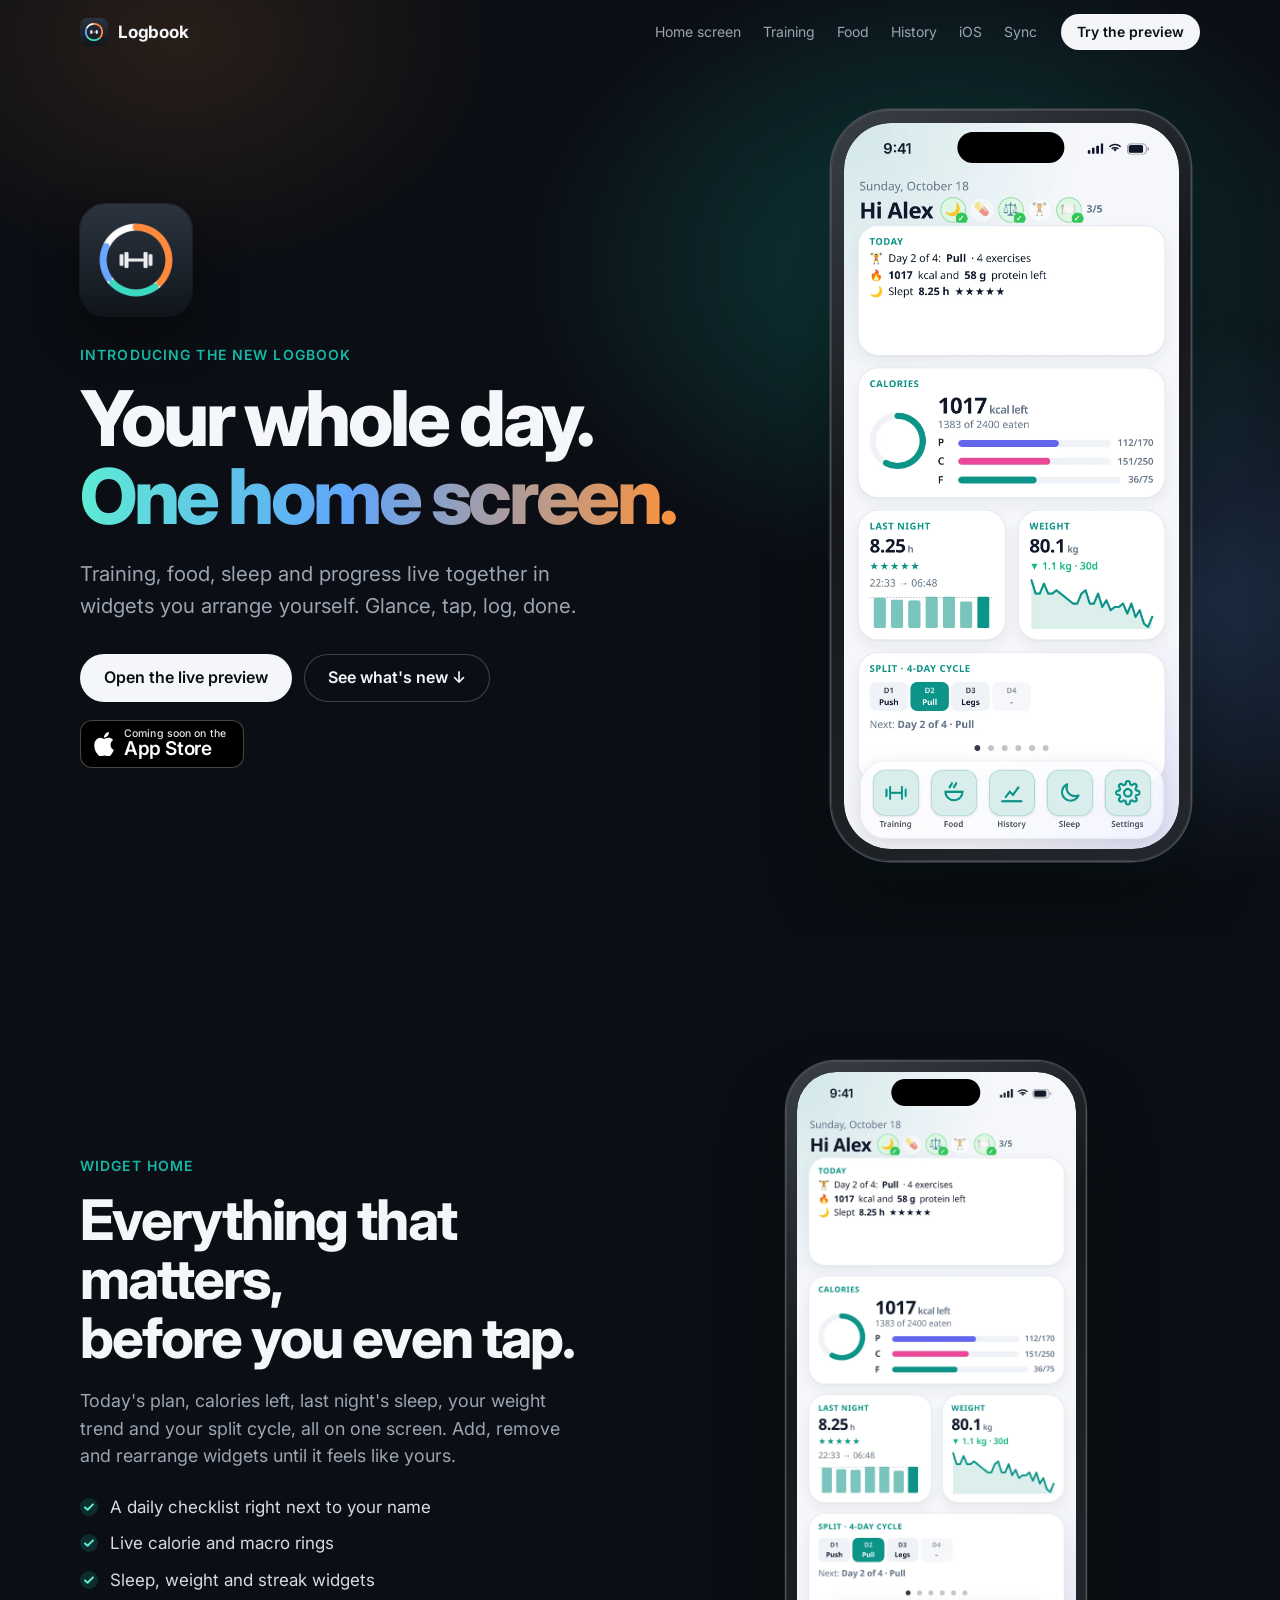
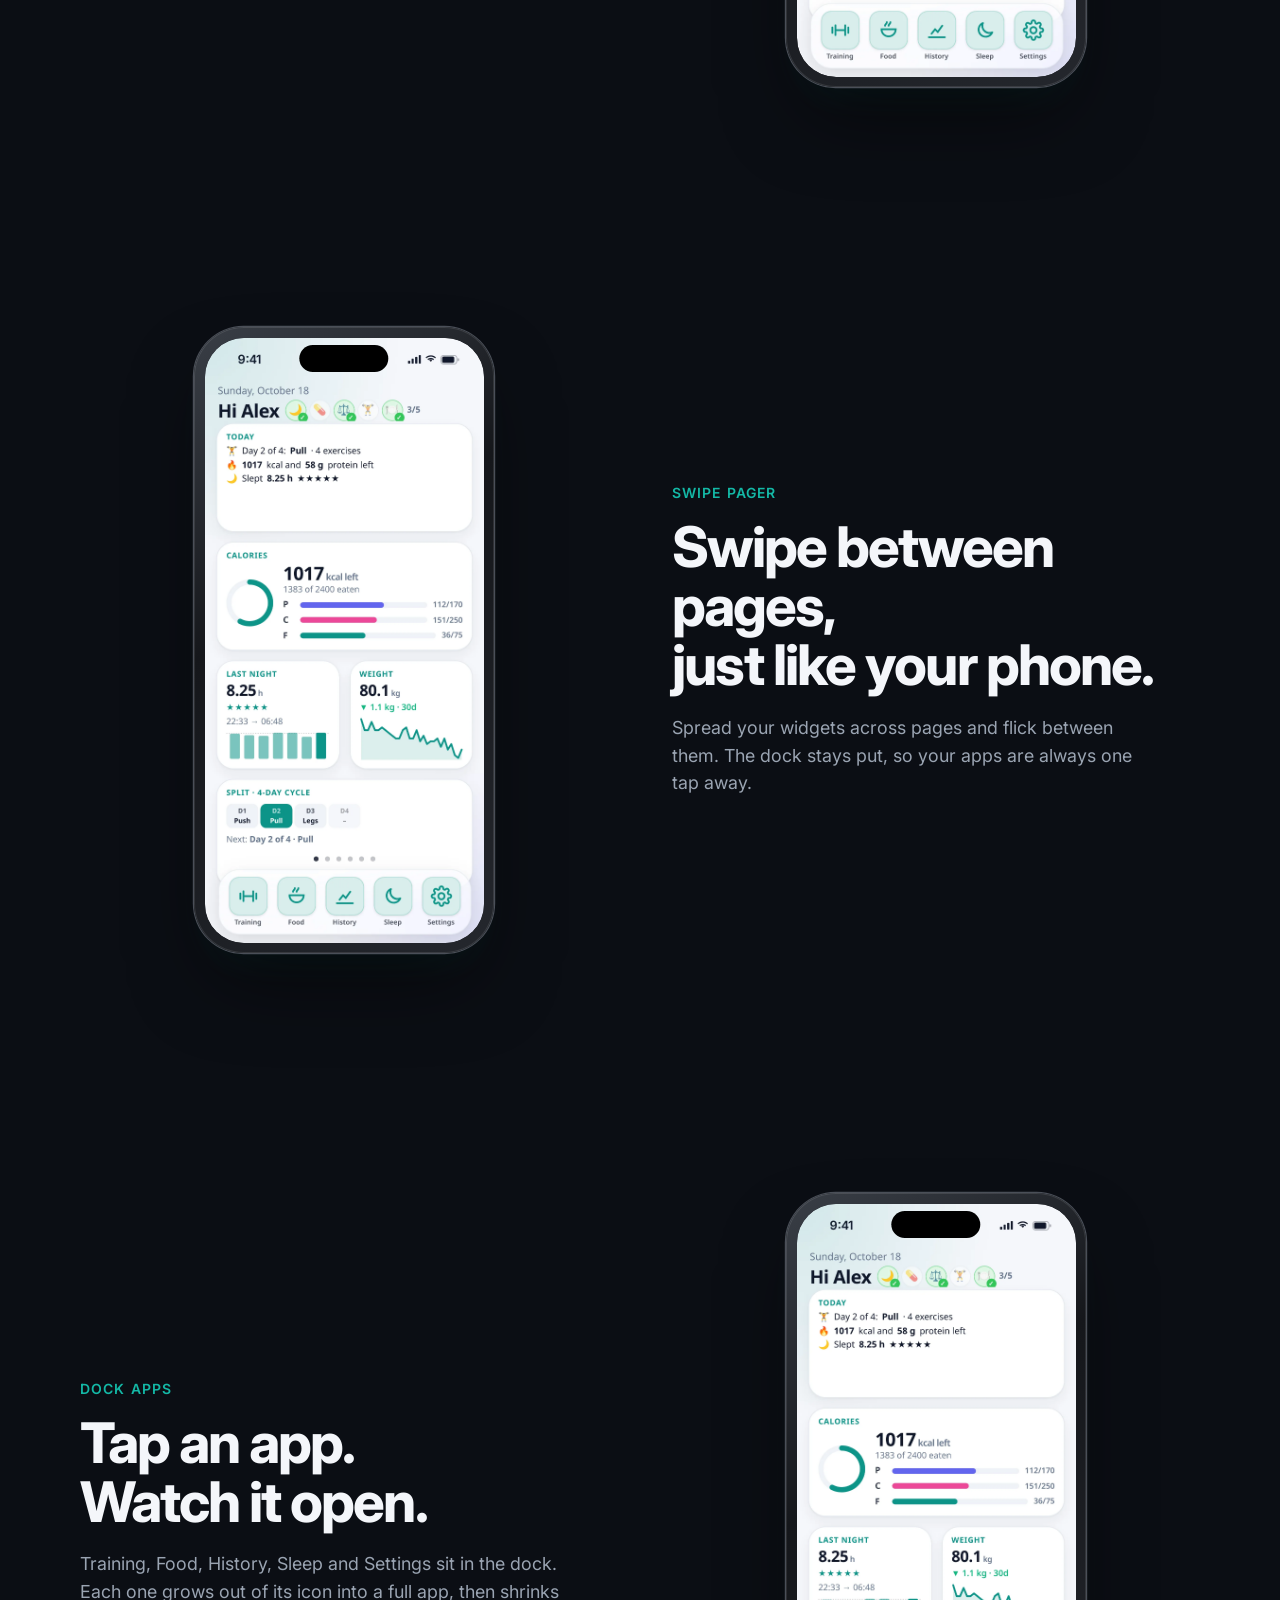
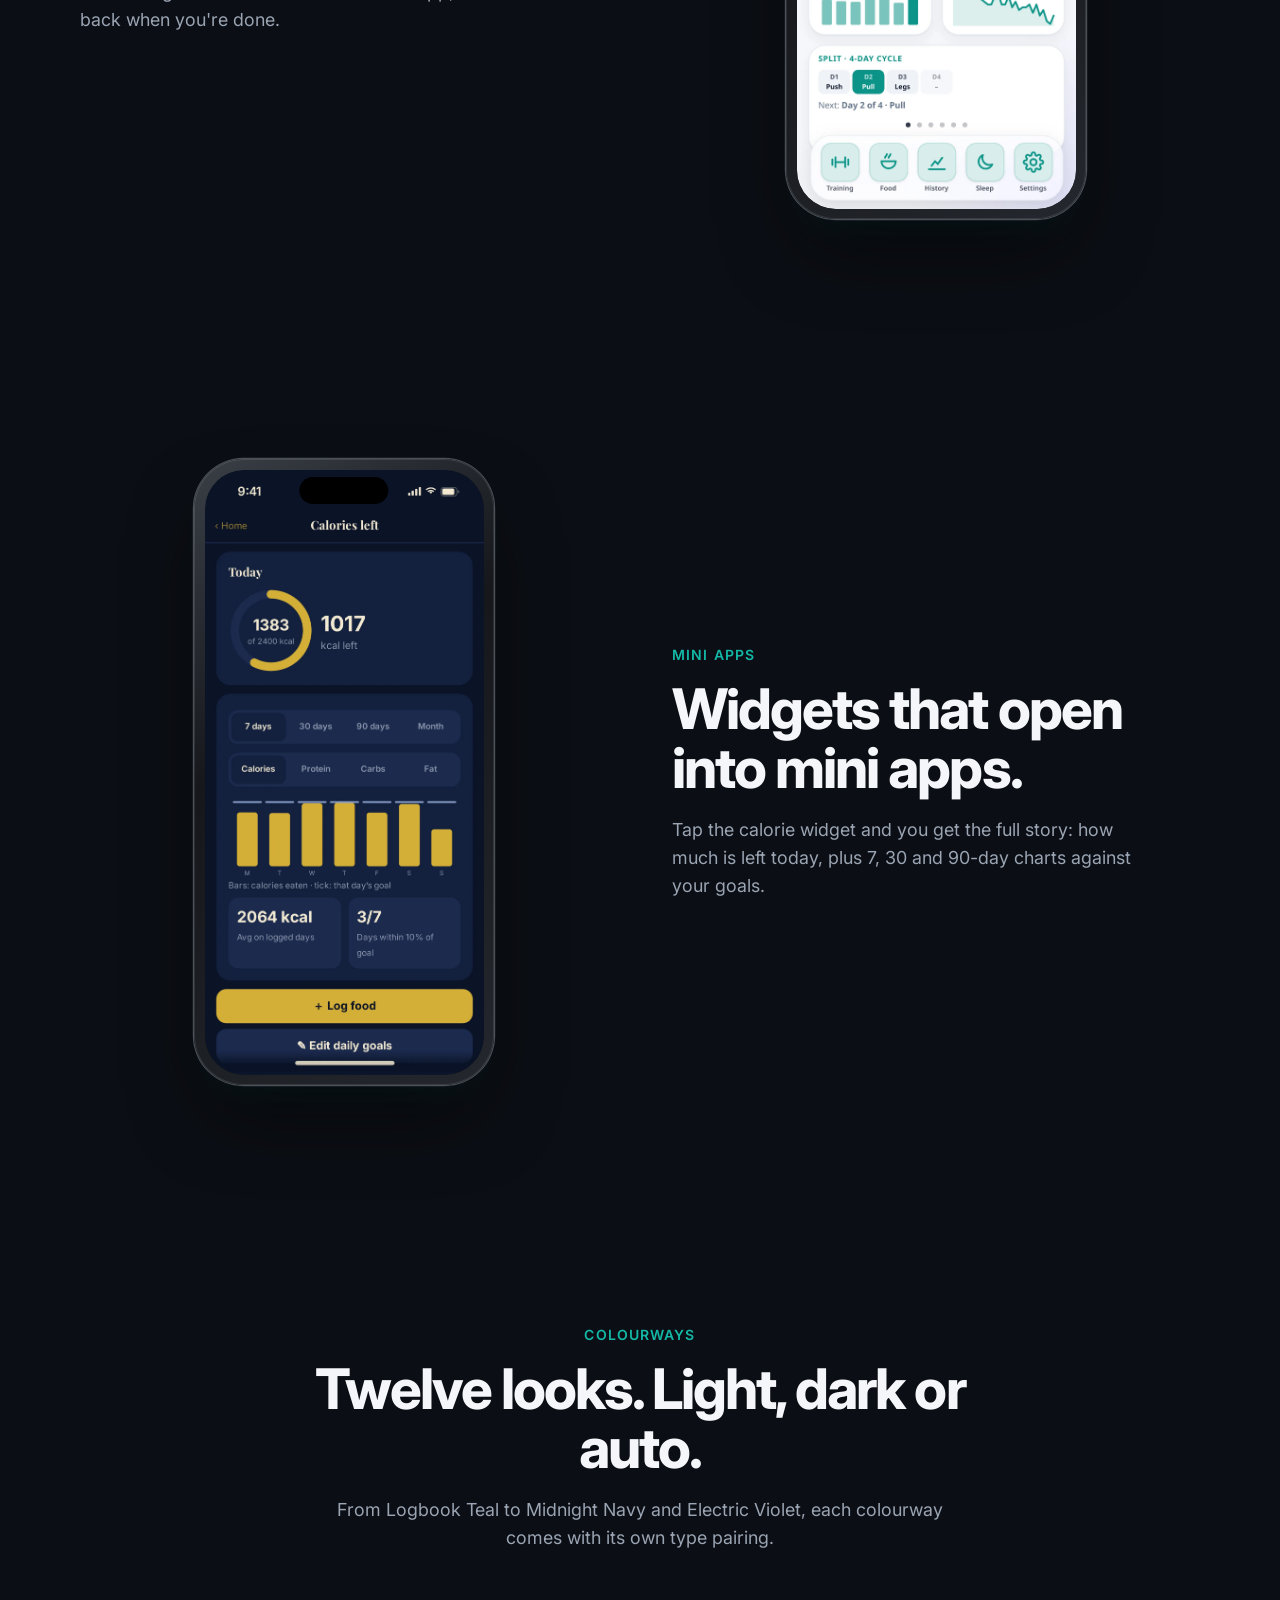
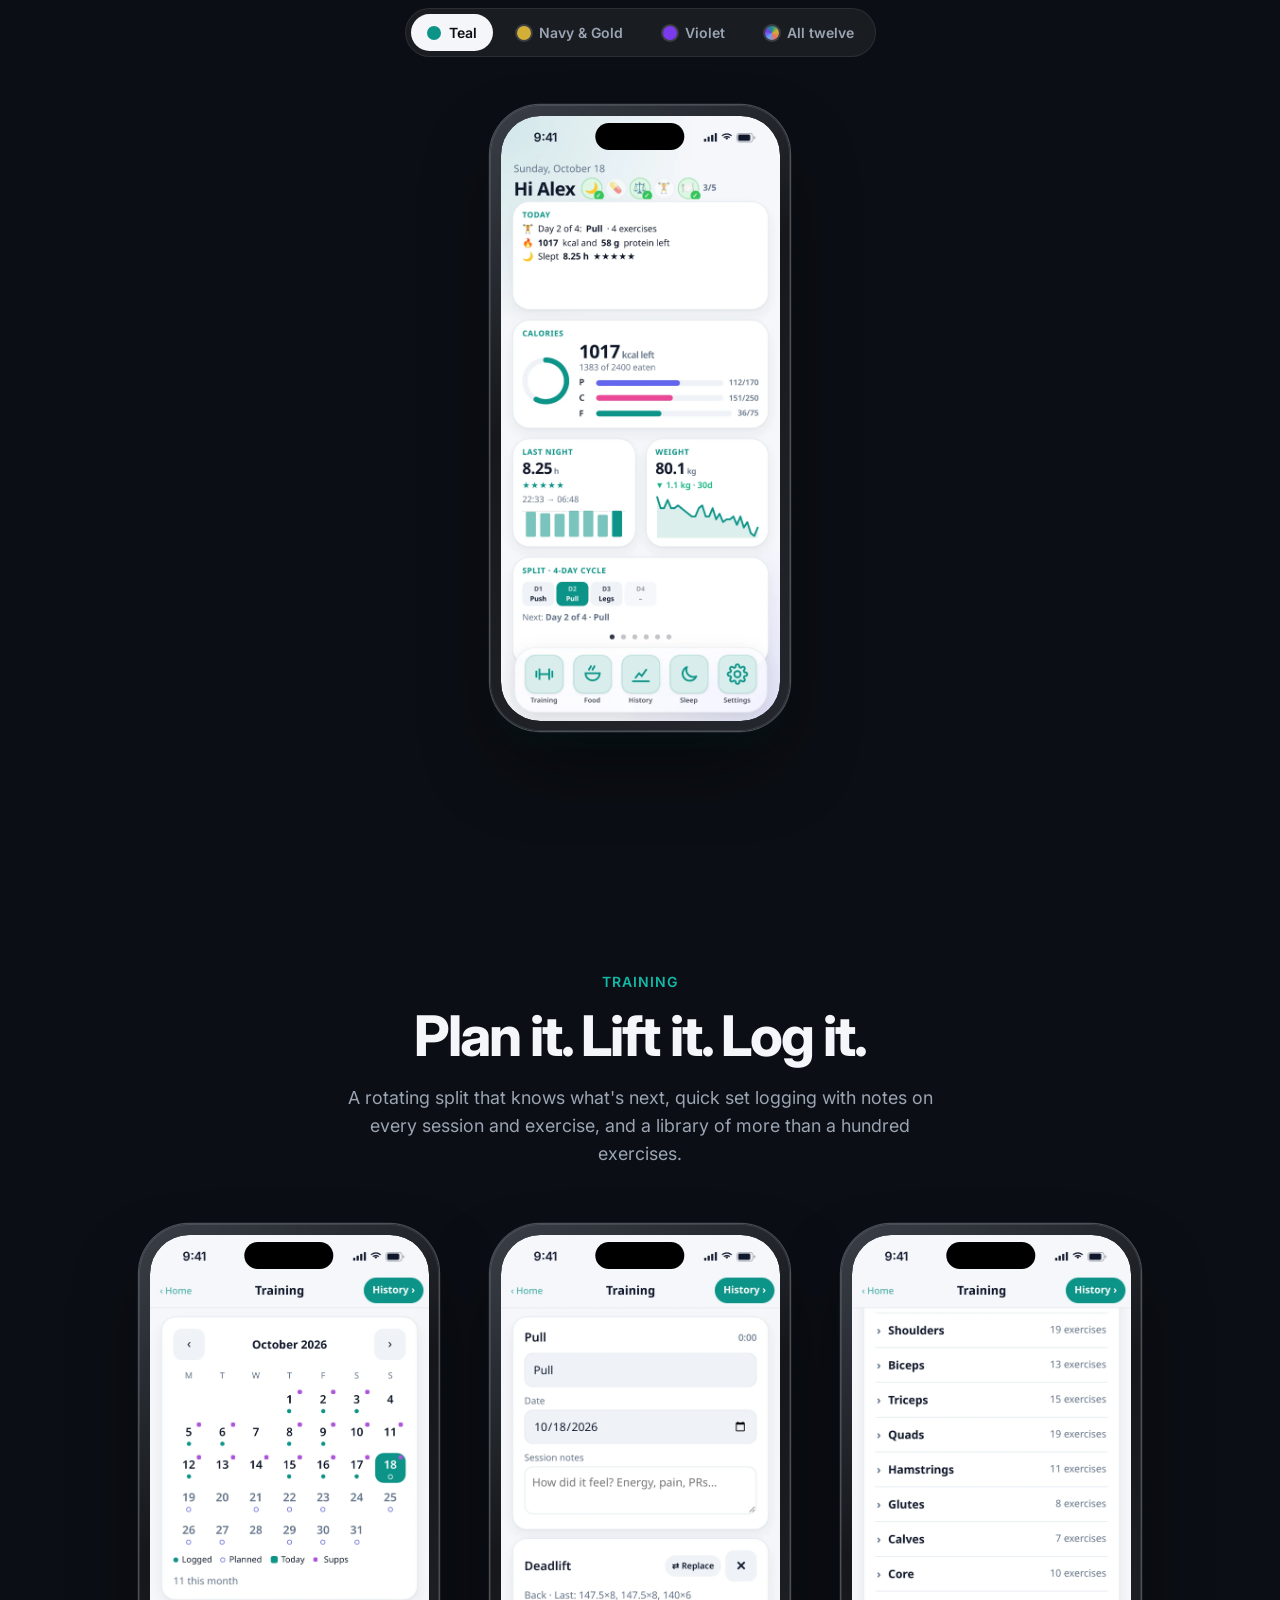
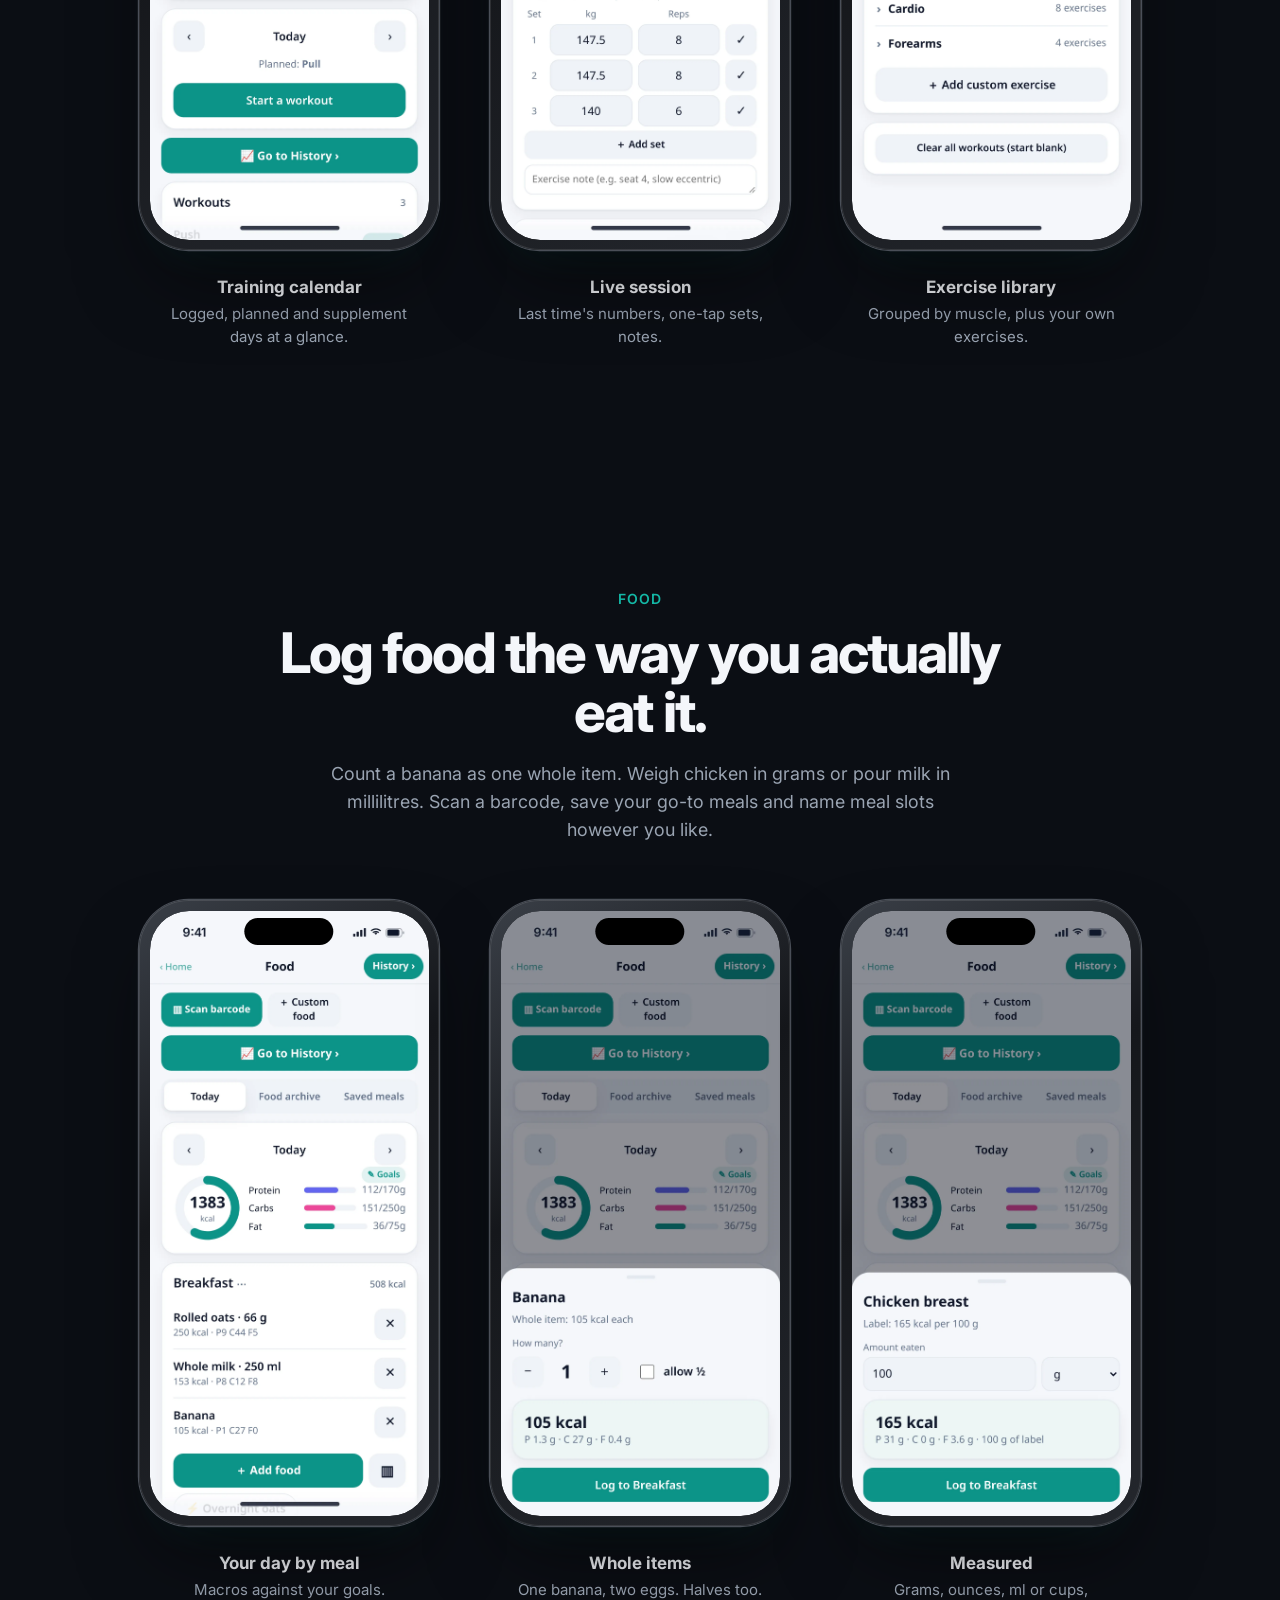
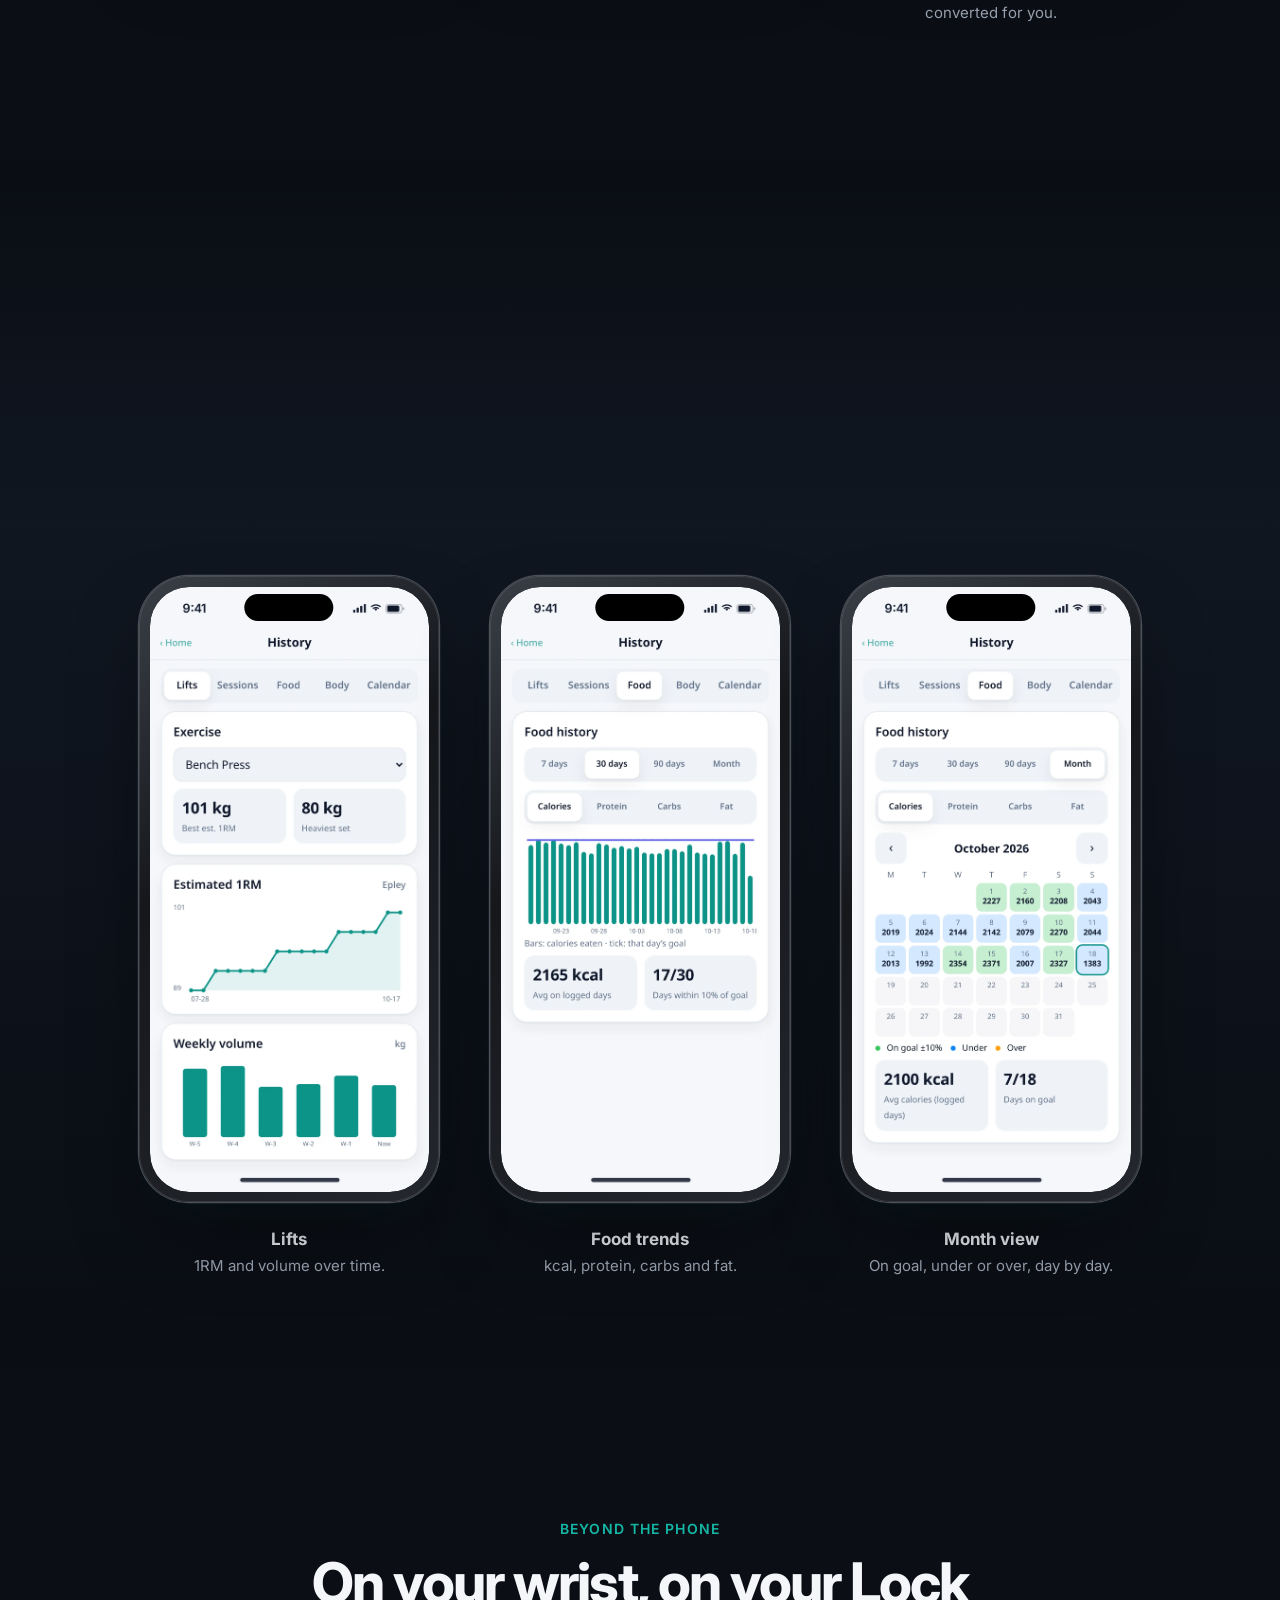
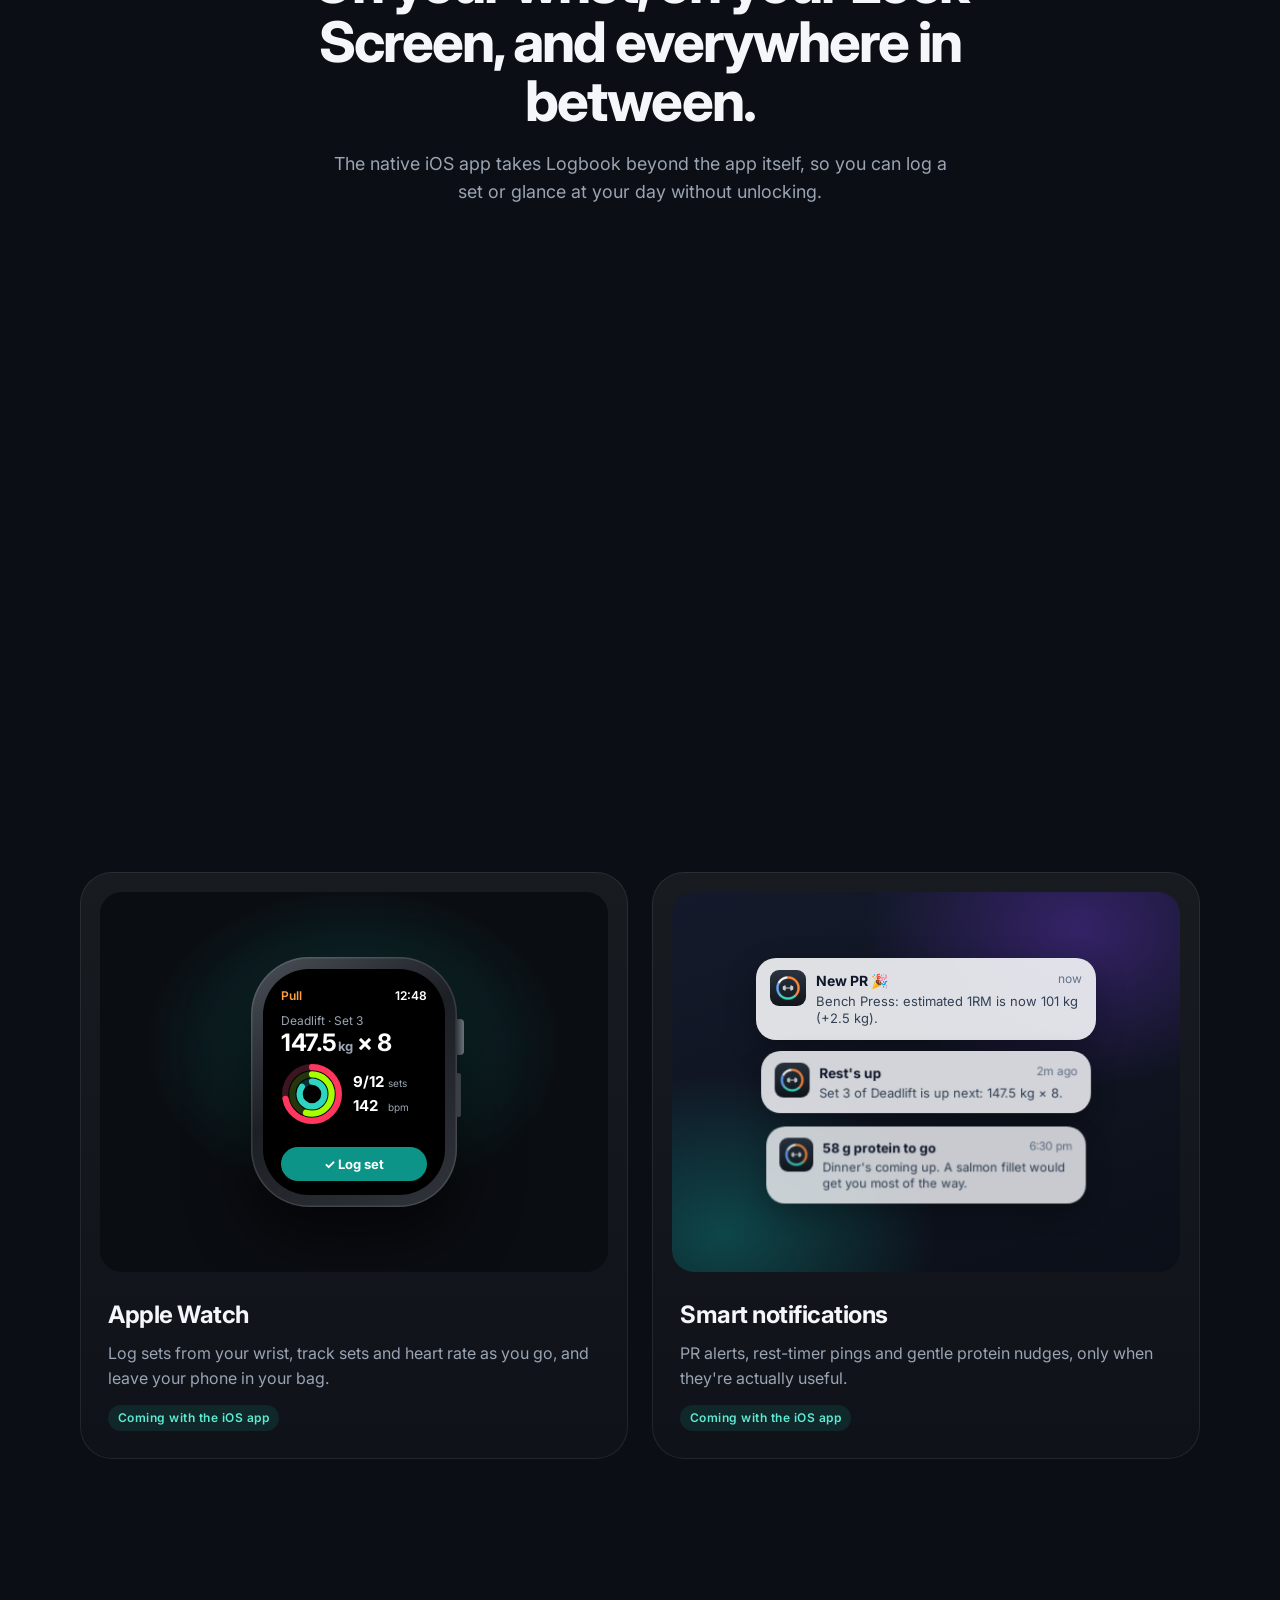
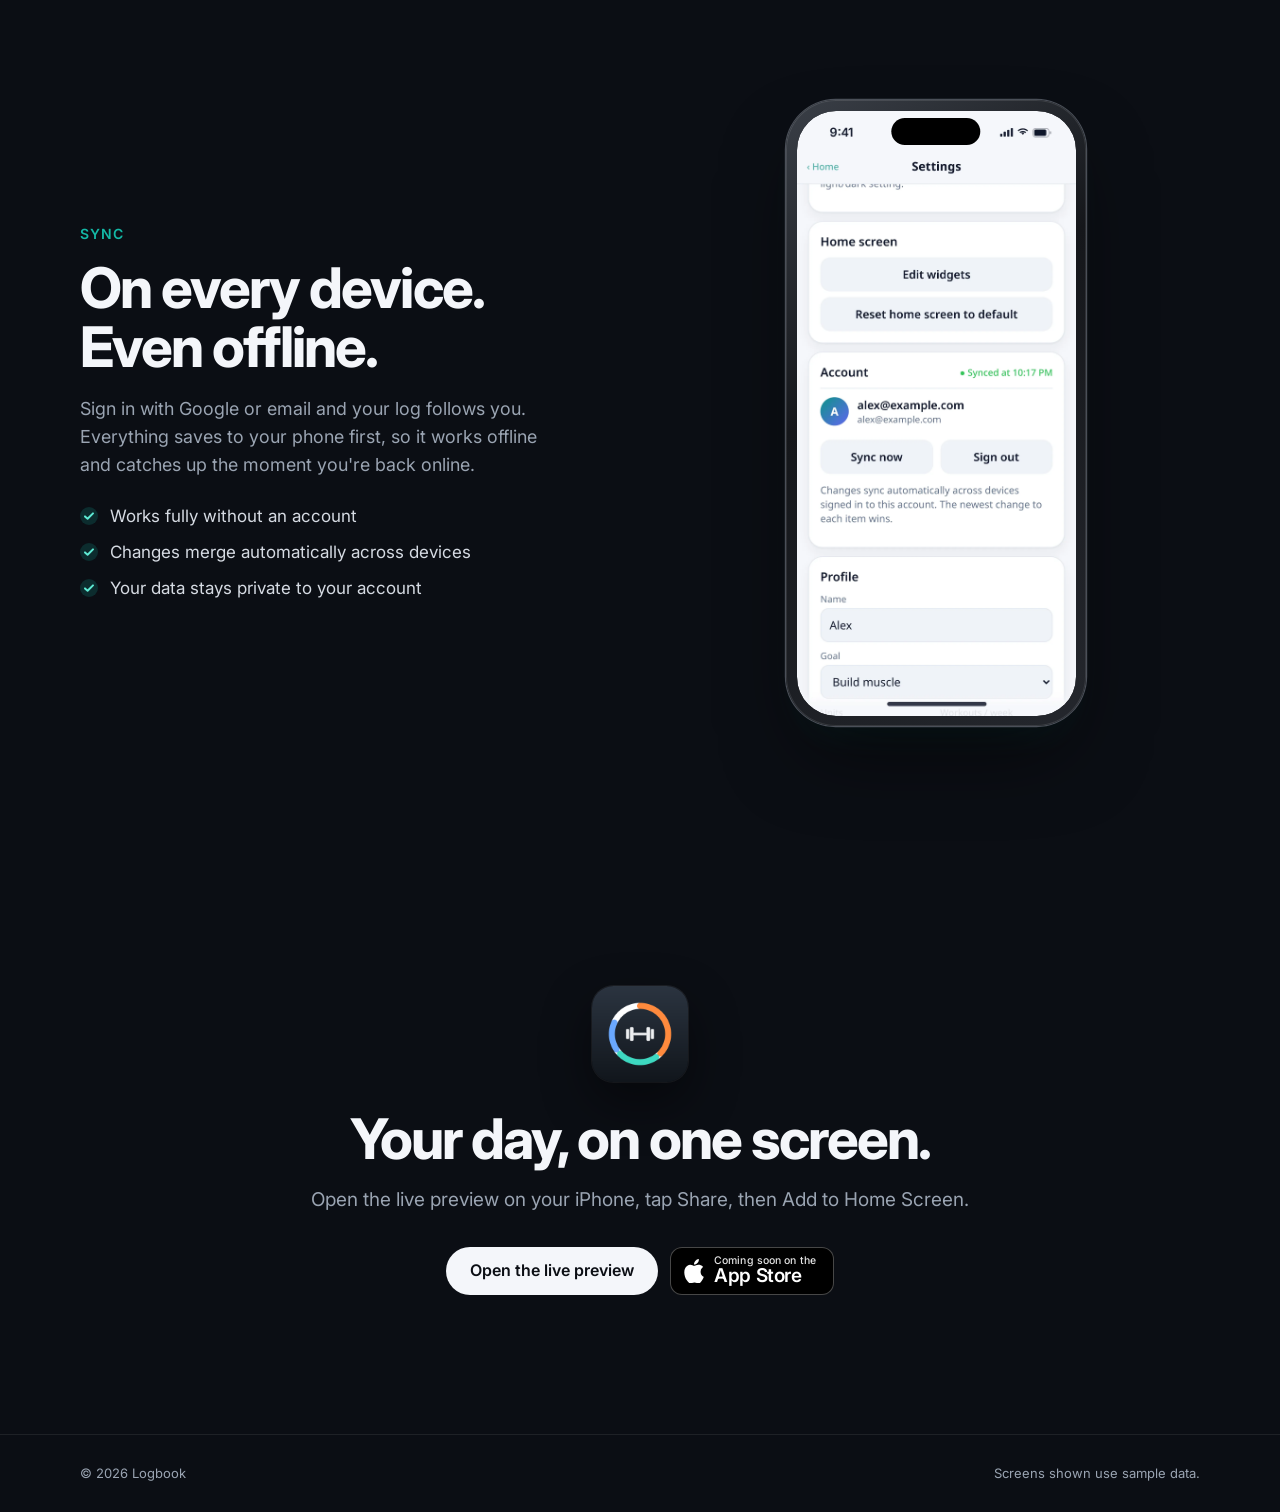
<file: index.html>
<!doctype html>
<html lang="en">
<head>
<meta charset="utf-8">
<meta name="viewport" content="width=device-width,initial-scale=1,viewport-fit=cover">
<title>Logbook: your whole day, one home screen</title>
<meta name="description" content="Logbook brings training, food, sleep and progress together on a widget home screen you design yourself. Swipe, tap, log, done.">
<meta name="theme-color" content="#0b0e14">
<meta property="og:title" content="Logbook: your whole day, one home screen">
<meta property="og:description" content="Training, food, sleep and progress in widgets you arrange yourself.">
<meta property="og:image" content="https://jacksonpjwilson-dev.github.io/logbook-launch/og.png">
<meta name="twitter:card" content="summary_large_image">
<link rel="icon" type="image/svg+xml" href="icon.svg">
<link rel="icon" type="image/png" sizes="32x32" href="icon-32.png">
<link rel="apple-touch-icon" sizes="180x180" href="icon-180.png">
<link rel="preconnect" href="https://fonts.googleapis.com"><link rel="preconnect" href="https://fonts.gstatic.com" crossorigin>
<link href="https://fonts.googleapis.com/css2?family=Inter:wght@400;500;600;700;800&display=swap" rel="stylesheet">
<link rel="preload" as="image" href="shots/home-page2.webp"><link rel="preload" as="image" href="shots/dock-zoom.webp">
<link rel="stylesheet" href="styles.css?v=4">
</head>
<body>
<header class="nav"><a class="brand" href="#top"><img src="icon-180.png" alt="" width="28" height="28">Logbook</a>
<nav><a href="#home">Home screen</a><a href="#train">Training</a><a href="#food">Food</a><a href="#history">History</a><a href="#ios">iOS</a><a href="#sync">Sync</a></nav>
<a class="pill sm" href="https://jacksonpjwilson-dev.github.io/logbook-v2/preview-widget/">Try the preview</a></header>

<main id="top">
<section class="hero">
  <div class="glow"></div>
  <div class="hero-copy rv">
    <img class="appicon" src="icon-512.png" alt="Logbook app icon" width="112" height="112">
    <p class="kicker">Introducing the new Logbook</p>
    <h1>Your whole day.<br><span class="grad">One home screen.</span></h1>
    <p class="lede">Training, food, sleep and progress live together in widgets you arrange yourself. Glance, tap, log, done.</p>
    <div class="ctas"><a class="pill" href="https://jacksonpjwilson-dev.github.io/logbook-v2/preview-widget/">Open the live preview</a><a class="pill ghost" href="#home">See what's new ↓</a></div>
    <div class="storewrap"><span class="store" role="img" aria-label="Coming soon on the App Store"><svg class="apl" viewBox="0 0 17 20" aria-hidden="true"><path fill="currentColor" d="M14.1 10.6c0-2.6 2.1-3.8 2.2-3.9-1.2-1.8-3.1-2-3.7-2-1.6-.2-3.1.9-3.9.9-.8 0-2-.9-3.4-.9C3.6 4.8 2 5.8 1.1 7.4c-1.8 3.2-.5 7.9 1.3 10.5.9 1.3 1.9 2.7 3.2 2.6 1.3-.1 1.8-.8 3.3-.8 1.6 0 2 .8 3.4.8 1.4 0 2.3-1.3 3.1-2.6 1-1.5 1.4-2.9 1.4-3-.1 0-2.7-1-2.7-4.3zM11.6 3c.7-.9 1.2-2 1-3.2-1 0-2.3.7-3 1.6-.7.8-1.2 2-1.1 3.1 1.2.1 2.3-.6 3.1-1.5z"/></svg><span><small>Coming soon on the</small><b>App Store</b></span></span></div>
  </div>
  <div class="hero-phone rv d2"><div class="phone xl"><div class="scr"><img src="shots/home.webp" alt="Logbook widget home screen" fetchpriority="high"></div><i class="island"></i></div></div>
</section>

<section id="home" class="feature">
  <div class="copy rv"><p class="kicker">Widget home</p><h2>Everything that matters,<br>before you even tap.</h2><p>Today's plan, calories left, last night's sleep, your weight trend and your split cycle, all on one screen. Add, remove and rearrange widgets until it feels like yours.</p>
  <ul class="ticks"><li>A daily checklist right next to your name</li><li>Live calorie and macro rings</li><li>Sleep, weight and streak widgets</li></ul></div>
  <div class="stage rv d1"><div class="phone"><div class="scr"><img src="shots/home.webp" alt="Home screen widgets" loading="lazy"></div><i class="island"></i></div></div>
</section>

<section class="feature flip">
  <div class="copy rv"><p class="kicker">Swipe pager</p><h2>Swipe between pages,<br>just like your phone.</h2><p>Spread your widgets across pages and flick between them. The dock stays put, so your apps are always one tap away.</p></div>
  <div class="stage rv d1"><div class="phone"><div class="scr pager-scr"><div class="pager"><img src="shots/home.webp" alt="Home page one" decoding="sync"><img src="shots/home-page2.webp" alt="Home page two" decoding="sync"></div></div><i class="island"></i></div></div>
</section>

<section class="feature">
  <div class="copy rv"><p class="kicker">Dock apps</p><h2>Tap an app.<br>Watch it open.</h2><p>Training, Food, History, Sleep and Settings sit in the dock. Each one grows out of its icon into a full app, then shrinks back when you're done.</p></div>
  <div class="stage rv d1"><div class="phone"><div class="scr zoomer"><img src="shots/home.webp" alt=""><img class="zoomed" src="shots/dock-zoom.webp" alt="Food app opening from the dock"><span class="tap"></span></div><i class="island"></i></div></div>
</section>

<section class="feature flip">
  <div class="copy rv"><p class="kicker">Mini apps</p><h2>Widgets that open<br>into mini apps.</h2><p>Tap the calorie widget and you get the full story: how much is left today, plus 7, 30 and 90-day charts against your goals.</p></div>
  <div class="stage rv d1"><div class="phone"><div class="scr"><img src="shots/mini-calories.webp" alt="Calories mini app" loading="lazy"></div><i class="island"></i></div></div>
</section>

<section class="colourways">
  <div class="copy center rv"><p class="kicker">Colourways</p><h2>Twelve looks. Light, dark or auto.</h2><p>From Logbook Teal to Midnight Navy and Electric Violet, each colourway comes with its own type pairing.</p></div>
  <div class="cw-picker rv d1" role="tablist" aria-label="Colourway">
    <button class="cw on" data-src="shots/home.webp" role="tab" aria-selected="true"><i style="background:#0d9488"></i>Teal</button>
    <button class="cw" data-src="shots/home-dark.webp" role="tab" aria-selected="false"><i style="background:#d4af37"></i>Navy &amp; Gold</button>
    <button class="cw" data-src="shots/home-violet.webp" role="tab" aria-selected="false"><i style="background:#7c3aed"></i>Violet</button>
    <button class="cw" data-src="shots/settings.webp" role="tab" aria-selected="false"><i class="all"></i>All twelve</button>
  </div>
  <div class="stage rv d2"><div class="phone"><div class="scr"><img id="cwimg" src="shots/home.webp" alt="Home screen in the selected colourway" loading="lazy"></div><i class="island"></i></div></div>
</section>

<section id="train" class="trio">
  <div class="copy center rv"><p class="kicker">Training</p><h2>Plan it. Lift it. Log it.</h2><p>A rotating split that knows what's next, quick set logging with notes on every session and exercise, and a library of more than a hundred exercises.</p></div>
  <div class="row3">
    <figure class="rv"><div class="phone"><div class="scr"><img src="shots/training.webp" alt="Training calendar" loading="lazy"></div><i class="island"></i></div><figcaption><b>Training calendar</b>Logged, planned and supplement days at a glance.</figcaption></figure>
    <figure class="rv d1"><div class="phone"><div class="scr"><img src="shots/session.webp" alt="Live workout session" loading="lazy"></div><i class="island"></i></div><figcaption><b>Live session</b>Last time's numbers, one-tap sets, notes.</figcaption></figure>
    <figure class="rv d2"><div class="phone"><div class="scr"><img src="shots/library.webp" alt="Exercise library" loading="lazy"></div><i class="island"></i></div><figcaption><b>Exercise library</b>Grouped by muscle, plus your own exercises.</figcaption></figure>
  </div>
</section>

<section id="food" class="trio">
  <div class="copy center rv"><p class="kicker">Food</p><h2>Log food the way you actually eat it.</h2><p>Count a banana as one whole item. Weigh chicken in grams or pour milk in millilitres. Scan a barcode, save your go-to meals and name meal slots however you like.</p></div>
  <div class="row3">
    <figure class="rv"><div class="phone"><div class="scr"><img src="shots/food.webp" alt="Food day with macro rings" loading="lazy"></div><i class="island"></i></div><figcaption><b>Your day by meal</b>Macros against your goals.</figcaption></figure>
    <figure class="rv d1"><div class="phone"><div class="scr"><img src="shots/amount-whole.webp" alt="Whole item logging" loading="lazy"></div><i class="island"></i></div><figcaption><b>Whole items</b>One banana, two eggs. Halves too.</figcaption></figure>
    <figure class="rv d2"><div class="phone"><div class="scr"><img src="shots/amount-measured.webp" alt="Measured food logging" loading="lazy"></div><i class="island"></i></div><figcaption><b>Measured</b>Grams, ounces, ml or cups, converted for you.</figcaption></figure>
  </div>
</section>

<section id="history" class="trio dark">
  <div class="copy center rv"><p class="kicker">History</p><h2>See progress, not just numbers.</h2><p>Estimated 1RM trends and weekly volume. Calories and every macro over 7, 30 or 90 days, each measured against the goal you had that day. A month view shows which days hit the mark.</p></div>
  <div class="row3">
    <figure class="rv"><div class="phone"><div class="scr"><img src="shots/history-lifts.webp" alt="Lift history charts" loading="lazy"></div><i class="island"></i></div><figcaption><b>Lifts</b>1RM and volume over time.</figcaption></figure>
    <figure class="rv d1"><div class="phone"><div class="scr"><img src="shots/history-food.webp" alt="30 day food chart" loading="lazy"></div><i class="island"></i></div><figcaption><b>Food trends</b>kcal, protein, carbs and fat.</figcaption></figure>
    <figure class="rv d2"><div class="phone"><div class="scr"><img src="shots/history-month.webp" alt="Month view of calories" loading="lazy"></div><i class="island"></i></div><figcaption><b>Month view</b>On goal, under or over, day by day.</figcaption></figure>
  </div>
</section>


<section id="ios" class="ios">
  <div class="copy center rv"><p class="kicker">Beyond the phone</p><h2>On your wrist, on your Lock Screen, and everywhere in between.</h2><p>The native iOS app takes Logbook beyond the app itself, so you can log a set or glance at your day without unlocking.</p></div>
  <div class="ios-grid">
    <article class="ic rv"><div class="istage lockbg">
      <div class="lk-time"><small>Monday 19 October</small><b>9:41</b></div>
      <div class="dyn" aria-hidden="true"><span class="dyn-l"><img src="icon-180.png" alt="" width="20" height="20"><i>Rest</i></span><span class="dyn-r"><svg viewBox="0 0 20 20"><circle cx="10" cy="10" r="8" class="trk"/><circle cx="10" cy="10" r="8" class="prg" pathLength="100" style="stroke-dashoffset:var(--off,0)"/></svg><b class="rt">1:30</b></span></div>
      <div class="live"><div class="live-top"><img src="icon-180.png" alt="" width="20" height="20"><span>Rest timer · Bench Press</span><b class="rt">1:30</b></div><div class="live-mid"><span>Set 3 of 4 up next</span><span>80 kg × 8</span></div><div class="bar"><i class="rbar"></i></div><div class="live-btns"><span>−15s</span><span>+15s</span><span>Skip</span></div></div>
    </div><h3>Live rest timer</h3><p>Counts down on the Lock Screen and in the Dynamic Island, then taps you when it's time to lift.</p><em class="soon">Coming with the iOS app</em></article>

    <article class="ic rv d1"><div class="istage homebg">
      <div class="wgrid">
        <div class="wd sm"><small>Calories</small><div class="ring"><svg viewBox="0 0 64 64"><circle cx="32" cy="32" r="27" class="trk"/><circle cx="32" cy="32" r="27" class="prg" pathLength="100" stroke-dasharray="58 100"/></svg><b>1017<small>left</small></b></div><div class="mac"><i style="--v:66%;--c:#818cf8"></i><i style="--v:60%;--c:#f472b6"></i><i style="--v:48%;--c:#2dd4bf"></i></div></div>
        <div class="wd sm nxt"><small>Next workout</small><b class="big">Pull</b><span>Day 2 of 4</span><ul><li>Deadlift</li><li>Pull-up</li></ul></div>
        <div class="apps"><i style="background:linear-gradient(160deg,#5ac8fa,#007aff)">☁️</i><i style="background:linear-gradient(160deg,#ff9f43,#ee5a24)">🎧</i><img src="icon-180.png" alt=""><i style="background:linear-gradient(160deg,#7bed9f,#20bf6b)">💬</i></div>
      </div>
      <div class="lkw"><span class="cw1"><svg viewBox="0 0 36 36"><circle cx="18" cy="18" r="14" class="trk"/><circle cx="18" cy="18" r="14" class="prg" pathLength="100" stroke-dasharray="58 100"/></svg><b>1017</b></span><span class="cw1"><svg viewBox="0 0 36 36"><circle cx="18" cy="18" r="14" class="trk"/><circle cx="18" cy="18" r="14" class="prg" pathLength="100" stroke-dasharray="66 100"/></svg><b>112g</b></span><span class="rect"><small>Next up</small><b>Pull · Day 2</b></span></div>
    </div><h3>Home &amp; Lock Screen widgets</h3><p>Your calorie ring and next workout, right on your iPhone's Home Screen and Lock Screen.</p><em class="soon">Coming with the iOS app</em></article>

    <article class="ic rv"><div class="istage watchbg">
      <div class="watch"><div class="wcase"><div class="wscr">
        <div class="wtop"><span class="wg">Pull</span><span>12:48</span></div>
        <div class="wex">Deadlift · Set 3</div><div class="wval">147.5<small>kg</small> × 8</div>
        <div class="wrings"><svg viewBox="0 0 60 60"><circle cx="30" cy="30" r="26" class="r1t"/><circle cx="30" cy="30" r="26" class="r1" pathLength="100" stroke-dasharray="72 100"/><circle cx="30" cy="30" r="19" class="r2t"/><circle cx="30" cy="30" r="19" class="r2" pathLength="100" stroke-dasharray="55 100"/><circle cx="30" cy="30" r="12" class="r3t"/><circle cx="30" cy="30" r="12" class="r3" pathLength="100" stroke-dasharray="85 100"/></svg><div class="wstat"><b>9/12</b><small>sets</small><b>142</b><small>bpm</small></div></div>
        <div class="wbtn">✓ Log set</div>
      </div></div><i class="crown"></i><i class="sbtn"></i></div>
    </div><h3>Apple Watch</h3><p>Log sets from your wrist, track sets and heart rate as you go, and leave your phone in your bag.</p><em class="soon">Coming with the iOS app</em></article>

    <article class="ic rv d1"><div class="istage notifbg">
      <div class="nstack">
        <div class="note n1"><img src="icon-180.png" alt="" width="20" height="20"><div><div class="nh"><b>New PR 🎉</b><time>now</time></div><p>Bench Press: estimated 1RM is now 101 kg (+2.5 kg).</p></div></div>
        <div class="note n2"><img src="icon-180.png" alt="" width="20" height="20"><div><div class="nh"><b>Rest's up</b><time>2m ago</time></div><p>Set 3 of Deadlift is up next: 147.5 kg × 8.</p></div></div>
        <div class="note n3"><img src="icon-180.png" alt="" width="20" height="20"><div><div class="nh"><b>58 g protein to go</b><time>6:30 pm</time></div><p>Dinner's coming up. A salmon fillet would get you most of the way.</p></div></div>
      </div>
    </div><h3>Smart notifications</h3><p>PR alerts, rest-timer pings and gentle protein nudges, only when they're actually useful.</p><em class="soon">Coming with the iOS app</em></article>
  </div>
</section>

<section id="sync" class="feature">
  <div class="copy rv"><p class="kicker">Sync</p><h2>On every device.<br>Even offline.</h2><p>Sign in with Google or email and your log follows you. Everything saves to your phone first, so it works offline and catches up the moment you're back online.</p>
  <ul class="ticks"><li>Works fully without an account</li><li>Changes merge automatically across devices</li><li>Your data stays private to your account</li></ul></div>
  <div class="stage rv d1"><div class="phone"><div class="scr"><img src="shots/sync.webp" alt="Account synced in Settings" loading="lazy"></div><i class="island"></i></div></div>
</section>

<section class="final rv">
  <img class="appicon" src="icon-512.png" alt="" width="96" height="96">
  <h2>Your day, on one screen.</h2>
  <p>Open the live preview on your iPhone, tap Share, then Add to Home Screen.</p>
  <div class="ctas center"><a class="pill" href="https://jacksonpjwilson-dev.github.io/logbook-v2/preview-widget/">Open the live preview</a><span class="store" role="img" aria-label="Coming soon on the App Store"><svg class="apl" viewBox="0 0 17 20" aria-hidden="true"><path fill="currentColor" d="M14.1 10.6c0-2.6 2.1-3.8 2.2-3.9-1.2-1.8-3.1-2-3.7-2-1.6-.2-3.1.9-3.9.9-.8 0-2-.9-3.4-.9C3.6 4.8 2 5.8 1.1 7.4c-1.8 3.2-.5 7.9 1.3 10.5.9 1.3 1.9 2.7 3.2 2.6 1.3-.1 1.8-.8 3.3-.8 1.6 0 2 .8 3.4.8 1.4 0 2.3-1.3 3.1-2.6 1-1.5 1.4-2.9 1.4-3-.1 0-2.7-1-2.7-4.3zM11.6 3c.7-.9 1.2-2 1-3.2-1 0-2.3.7-3 1.6-.7.8-1.2 2-1.1 3.1 1.2.1 2.3-.6 3.1-1.5z"/></svg><span><small>Coming soon on the</small><b>App Store</b></span></span></div>
</section>
</main>
<footer><span>© 2026 Logbook</span><span>Screens shown use sample data.</span></footer>
<script src="app.js?v=4"></script>
</body>
</html>
</file>
<file: styles.css>
:root{--bg:#0b0e14;--fg:#f4f6fa;--mut:#9aa4b2;--teal:#14b8a6;--line:rgba(255,255,255,.08);--ease:cubic-bezier(.2,.7,.2,1)}
*{box-sizing:border-box;margin:0}
html{scroll-behavior:smooth;-webkit-text-size-adjust:100%}
body{background:var(--bg);color:var(--fg);font:400 17px/1.55 Inter,-apple-system,system-ui,sans-serif;-webkit-font-smoothing:antialiased;overflow-x:hidden}
img{display:block;max-width:100%}
a{color:inherit;text-decoration:none}
.nav{position:fixed;inset:0 0 auto;z-index:50;display:flex;align-items:center;gap:24px;padding:14px max(20px,calc(50% - 560px));transition:background .3s,backdrop-filter .3s,border-color .3s;border-bottom:1px solid transparent}
.nav.solid{background:rgba(11,14,20,.72);backdrop-filter:saturate(1.6) blur(18px);-webkit-backdrop-filter:saturate(1.6) blur(18px);border-color:var(--line)}
.brand{display:flex;align-items:center;gap:10px;font-weight:700;letter-spacing:-.01em}.brand img{border-radius:7px}
.nav nav{display:flex;gap:22px;margin-left:auto;font-size:14px;color:var(--mut)}.nav nav a:hover{color:var(--fg)}
.pill{display:inline-flex;align-items:center;justify-content:center;height:48px;padding:0 24px;border-radius:999px;background:var(--fg);color:#0b0e14;font-weight:600;font-size:16px;transition:transform .2s var(--ease),box-shadow .2s}
.pill:hover{transform:translateY(-1px);box-shadow:0 10px 30px rgba(20,184,166,.25)}
.pill.sm{height:36px;padding:0 16px;font-size:14px}.pill.ghost{background:transparent;color:var(--fg);box-shadow:inset 0 0 0 1px rgba(255,255,255,.22)}
.kicker{color:var(--teal);font-weight:600;font-size:14px;letter-spacing:.08em;text-transform:uppercase;margin-bottom:14px}
h1{font-size:clamp(44px,6vw,80px);line-height:1.02;letter-spacing:-.045em;font-weight:800}
h2{font-size:clamp(32px,4.4vw,56px);line-height:1.06;letter-spacing:-.035em;font-weight:750}
.grad{background:linear-gradient(90deg,#5eead4,#60a5fa 45%,#fb923c);-webkit-background-clip:text;background-clip:text;color:transparent}
.lede{font-size:clamp(18px,1.6vw,21px);color:var(--mut);max-width:520px;margin:22px 0 32px}
.copy p:not(.kicker){color:var(--mut);font-size:clamp(17px,1.4vw,19px);margin-top:18px;max-width:480px}
.copy.center{text-align:center;margin:0 auto 56px;max-width:760px}.copy.center p{margin-left:auto;margin-right:auto;max-width:620px}
.ticks{list-style:none;padding:0;margin-top:24px;display:grid;gap:10px;color:#d6dbe3}
.ticks li{padding-left:30px;position:relative}.ticks li:before{content:"";position:absolute;left:0;top:4px;width:18px;height:18px;border-radius:50%;background:rgba(20,184,166,.18) url("data:image/svg+xml,%3Csvg xmlns='http://www.w3.org/2000/svg' viewBox='0 0 18 18'%3E%3Cpath d='M5 9.4l2.6 2.4L13 6.4' fill='none' stroke='%235eead4' stroke-width='2' stroke-linecap='round' stroke-linejoin='round'/%3E%3C/svg%3E")}
.ctas{display:flex;gap:12px;flex-wrap:wrap}
section{padding:120px max(20px,calc(50% - 560px));position:relative}

/* hero */
.hero{min-height:100vh;display:grid;grid-template-columns:1.3fr .7fr;align-items:center;gap:40px;padding-top:110px;padding-bottom:80px;overflow:hidden}
.glow{position:absolute;inset:-20% -10% auto;height:120%;background:radial-gradient(40% 40% at 70% 40%,rgba(20,184,166,.28),transparent 70%),radial-gradient(30% 35% at 85% 70%,rgba(96,165,250,.22),transparent 70%),radial-gradient(30% 30% at 20% 20%,rgba(251,146,60,.12),transparent 70%);pointer-events:none;z-index:-1}
.appicon{border-radius:22.5%;box-shadow:0 20px 50px rgba(0,0,0,.45),0 0 0 1px rgba(255,255,255,.08);margin-bottom:28px}
.hero-phone{display:flex;justify-content:center}

/* device frame: screen area is exactly 393:852, inner radius = outer radius - bezel */
.phone{--w:300px;width:var(--w);flex:none;padding:calc(var(--w)*.035);border-radius:calc(var(--w)*.165);background:linear-gradient(145deg,#3a3f47,#15171b 40%,#24272d);position:relative;box-shadow:0 0 0 1px rgba(255,255,255,.1) inset,0 0 0 calc(var(--w)*.004) #4a4f58,0 40px 80px -20px rgba(0,0,0,.6),0 20px 40px -20px rgba(20,184,166,.15)}
.phone.xl{--w:min(360px,78vw)}
.scr{aspect-ratio:393/852;-webkit-mask-image:-webkit-radial-gradient(white,black);transform:translateZ(0);border-radius:calc(var(--w)*.13);overflow:hidden;position:relative;background:#000;container-type:inline-size;isolation:isolate}
.scr>img,.pager img{width:100%;height:100%;object-fit:cover;object-position:top center;transition:opacity .25s}
.island{position:absolute;left:50%;top:calc(var(--w)*.061);width:calc(var(--w)*.298);height:calc(var(--w)*.0876);transform:translateX(-50%);background:#000;border-radius:999px;z-index:3}

/* feature rows */
.feature{display:grid;grid-template-columns:1fr 1fr;align-items:center;gap:64px}
.feature.flip .copy{order:2}
.stage{display:flex;justify-content:center}

/* pager */
.pager-scr{background:#f6f7fb url(shots/home.webp) top center/cover no-repeat}
.pager{display:flex;width:200%;height:100%;will-change:transform;backface-visibility:hidden;-webkit-backface-visibility:hidden}.pager img{flex:0 0 50%;width:50%;max-width:none;height:100%}
.pager.play{animation:pager 7s var(--ease) infinite}
@keyframes pager{0%,38%{transform:translate3d(0,0,0)}50%,88%{transform:translate3d(-50%,0,0)}100%{transform:translate3d(0,0,0)}}
.dots{position:absolute;bottom:13.3%;left:50%;transform:translateX(-50%);display:none}

/* dock zoom */
.zoomer{background:#f6f7fb url(shots/home.webp) top center/cover no-repeat}.zoomer .zoomed{position:absolute;inset:0;clip-path:inset(89.05% 77.74% 4.61% 8.52% round 3.6cqw);opacity:0}
.zoomer.play .zoomed{animation:zoom 4.8s var(--ease) infinite}
.zoomer .tap{position:absolute;left:8.52%;top:89.05%;width:13.74%;aspect-ratio:1;border-radius:3.6cqw;background:rgba(255,255,255,.35);opacity:0}
.zoomer.play .tap{animation:tap 4.8s ease-out infinite}
@keyframes zoom{0%,18%{clip-path:inset(89.05% 77.74% 4.61% 8.52% round 3.6cqw);opacity:0}22%{opacity:1}40%,78%{clip-path:inset(0 0 0 0 round 14cqw);opacity:1}92%,100%{clip-path:inset(89.05% 77.74% 4.61% 8.52% round 3.6cqw);opacity:0}}
@keyframes tap{0%,10%{opacity:0;transform:scale(.8)}15%{opacity:1;transform:scale(1)}22%,100%{opacity:0}}

/* colourways */
.colourways{text-align:center}
.cw-picker{display:inline-flex;gap:8px;padding:6px;border-radius:999px;background:rgba(255,255,255,.06);box-shadow:inset 0 0 0 1px var(--line);margin-bottom:48px;flex-wrap:wrap;justify-content:center}
.cw{display:flex;align-items:center;gap:8px;border:0;background:none;color:var(--mut);font:600 14px Inter,sans-serif;padding:10px 16px;border-radius:999px;cursor:pointer;transition:background .2s,color .2s}
.cw i{width:14px;height:14px;border-radius:50%;box-shadow:0 0 0 2px rgba(255,255,255,.15)}.cw i.all{background:conic-gradient(#0d9488,#d4af37,#e8735a,#60a5fa,#7c3aed,#0d9488)}
.cw.on{background:var(--fg);color:#0b0e14}

/* trios */
.row3{display:flex;justify-content:center;gap:clamp(24px,4vw,56px)}
.row3 figure{display:flex;flex-direction:column;align-items:center}
.row3 .phone{--w:clamp(240px,24vw,300px)}
figcaption{margin-top:24px;text-align:center;color:var(--mut);font-size:15px;max-width:260px}figcaption b{display:block;color:var(--fg);font-size:17px;margin-bottom:2px}
.trio.dark{background:linear-gradient(180deg,transparent,rgba(96,165,250,.06) 30%,transparent)}

.final{text-align:center;padding-top:140px;padding-bottom:140px;display:flex;flex-direction:column;align-items:center}
.final p{color:var(--mut);margin:16px 0 32px;font-size:19px}
footer{display:flex;justify-content:space-between;gap:16px;flex-wrap:wrap;padding:28px max(20px,calc(50% - 560px));border-top:1px solid var(--line);color:var(--mut);font-size:13px}

/* reveal */
.rv{opacity:0;transform:translateY(28px);transition:opacity .9s var(--ease),transform .9s var(--ease);will-change:opacity,transform}
.rv.in{opacity:1;transform:none}.d1{transition-delay:.08s}.d2{transition-delay:.16s}

@media (max-width:900px){
 .nav nav{display:none}.nav .pill{margin-left:auto}
 section{padding-top:84px;padding-bottom:84px}
 .hero{grid-template-columns:1fr;text-align:center;padding-top:96px;gap:48px;min-height:auto}
 .hero .lede{margin-left:auto;margin-right:auto}.hero .ctas{justify-content:center}.hero .appicon{margin-left:auto;margin-right:auto;width:88px;height:88px}
 .feature{grid-template-columns:1fr;gap:44px}.feature.flip .copy{order:0}
 .phone{--w:min(280px,72vw)}
 .row3{justify-content:flex-start;overflow-x:auto;scroll-snap-type:x mandatory;margin:0 -20px;padding:4px 20px 20px;gap:20px;scrollbar-width:none;-webkit-overflow-scrolling:touch}
 .row3::-webkit-scrollbar{display:none}
 .row3 figure{scroll-snap-align:center}.row3 .phone{--w:min(260px,68vw)}
}
@media (prefers-reduced-motion:reduce){
 html{scroll-behavior:auto}
 .rv{opacity:1;transform:none;transition:none}
 .pager.play,.zoomer.play .zoomed,.zoomer.play .tap{animation:none}
 .zoomer{background:#f6f7fb url(shots/home.webp) top center/cover no-repeat}.zoomer .zoomed{clip-path:none;opacity:1}
 .pill,.scr>img{transition:none}
}

/* App Store badge (not a link) */
.storewrap{margin-top:18px}
.store{display:inline-flex;align-items:center;gap:10px;height:48px;padding:0 18px 0 14px;border-radius:12px;background:#000;color:#fff;box-shadow:inset 0 0 0 1px rgba(255,255,255,.28);cursor:default;user-select:none}
.store .apl{width:20px;height:24px}.store span{display:flex;flex-direction:column;line-height:1.05;text-align:left}.store small{font-size:10.5px;font-weight:500;letter-spacing:.01em;opacity:.9}.store b{font-size:19px;font-weight:600;letter-spacing:-.02em}
.ctas.center{justify-content:center;align-items:center}

/* iOS section */
.ios-grid{display:grid;grid-template-columns:1fr 1fr;gap:24px}
.ic{background:linear-gradient(180deg,rgba(255,255,255,.055),rgba(255,255,255,.02));border-radius:32px;padding:20px 20px 28px;box-shadow:inset 0 0 0 1px var(--line);display:flex;flex-direction:column;min-width:0}
.ic h3{font-size:24px;letter-spacing:-.02em;margin:24px 8px 0}.ic p{color:var(--mut);margin:8px 8px 0;font-size:16px}
.soon{display:inline-block;align-self:flex-start;margin:14px 8px 0;font-style:normal;font-size:12px;font-weight:600;letter-spacing:.04em;color:#5eead4;background:rgba(20,184,166,.12);padding:4px 10px;border-radius:999px}
.istage{position:relative;height:380px;border-radius:22px;overflow:hidden;display:flex;flex-direction:column;align-items:center;justify-content:center;gap:16px;padding:20px;isolation:isolate}
.trk{fill:none;stroke:rgba(255,255,255,.18);stroke-width:5}.prg{fill:none;stroke:#2dd4bf;stroke-width:5;stroke-linecap:round;stroke-dasharray:100 100;transform:rotate(-90deg);transform-origin:center}
/* lock screen + live activity */
.lockbg{background:radial-gradient(70% 60% at 30% 20%,#1f6f78,transparent 70%),radial-gradient(60% 60% at 80% 90%,#3b2a6b,transparent 70%),#0a0f1a;justify-content:flex-start}
.lk-time{text-align:center;color:#fff;margin-top:54px}.lk-time small{display:block;font-size:15px;font-weight:600;opacity:.85}.lk-time b{display:block;font-size:76px;font-weight:700;letter-spacing:-.03em;line-height:1}
.dyn{position:absolute;top:12px;left:50%;transform:translateX(-50%);height:36px;min-width:210px;border-radius:999px;background:#000;display:flex;align-items:center;justify-content:space-between;padding:0 10px 0 7px;color:#fff;font-size:14px;gap:46px}
.dyn img{border-radius:6px}.dyn-l,.dyn-r{display:flex;align-items:center;gap:6px}.dyn-l i{font-style:normal;color:#5eead4;font-weight:600}.dyn-r svg{width:18px;height:18px}.dyn-r .trk,.dyn-r .prg{stroke-width:3}.dyn b{font-variant-numeric:tabular-nums;color:#5eead4}
.live{width:min(100%,330px);margin-top:auto;background:rgba(30,34,44,.62);backdrop-filter:blur(24px);-webkit-backdrop-filter:blur(24px);border-radius:24px;padding:14px 16px;color:#fff;box-shadow:inset 0 0 0 1px rgba(255,255,255,.08)}
.live-top{display:flex;align-items:center;gap:8px;font-size:13px;font-weight:600}.live-top img{border-radius:5px}.live-top span{opacity:.8;flex:1;min-width:0;overflow:hidden;text-overflow:ellipsis;white-space:nowrap}.live-top b{font-size:28px;font-variant-numeric:tabular-nums;color:#5eead4;letter-spacing:-.02em}
.live-mid{display:flex;justify-content:space-between;font-size:13px;opacity:.75;margin:2px 0 10px}
.bar{height:6px;border-radius:9px;background:rgba(255,255,255,.15);overflow:hidden}.bar i{display:block;height:100%;width:100%;background:linear-gradient(90deg,#2dd4bf,#60a5fa);border-radius:9px;transform-origin:left;transform:scaleX(var(--p,1))}
.live-btns{display:flex;gap:8px;margin-top:12px}.live-btns span{flex:1;text-align:center;font-size:13px;font-weight:600;background:rgba(255,255,255,.12);border-radius:999px;padding:6px 0}
/* widgets */
.homebg{background:radial-gradient(60% 50% at 20% 10%,#f59e0b55,transparent 70%),radial-gradient(70% 60% at 90% 80%,#0d948888,transparent 70%),linear-gradient(160deg,#1b2a4a,#0e1626)}
.wgrid{display:grid;grid-template-columns:repeat(2,140px);gap:16px}
.wd{height:140px;border-radius:24px;background:rgba(255,255,255,.92);color:#0f172a;padding:12px 14px;box-shadow:0 10px 30px rgba(0,0,0,.25);display:flex;flex-direction:column}
.wd>small{font-size:11px;font-weight:700;text-transform:uppercase;letter-spacing:.06em;color:#0d9488}
.wd .ring{position:relative;width:70px;height:70px;margin:4px auto 0}.wd .ring svg{width:100%;height:100%}.wd .trk{stroke:#e2e8f0;stroke-width:7}.wd .prg{stroke:#0d9488;stroke-width:7}
.wd .ring b{position:absolute;inset:0;display:flex;flex-direction:column;align-items:center;justify-content:center;font-size:16px;line-height:1}.wd .ring b small{font-size:9px;color:#64748b;font-weight:600}
.mac{display:flex;gap:4px;margin-top:auto}.mac i{flex:1;height:5px;border-radius:5px;background:linear-gradient(90deg,var(--c) var(--v),#e2e8f0 var(--v))}
.nxt .big{font-size:26px;letter-spacing:-.02em;line-height:1.1;margin-top:2px}.nxt span{font-size:12px;color:#64748b}.nxt ul{list-style:none;padding:0;margin-top:auto;font-size:12.5px;color:#334155;line-height:1.45}.nxt li:before{content:"• ";color:#0d9488}
.apps{grid-column:span 2;display:flex;justify-content:space-between;padding:0 6px}.apps i,.apps img{width:56px;height:56px;border-radius:14px}.apps i{display:flex;align-items:center;justify-content:center;font-style:normal;font-size:26px}.apps img{opacity:1;box-shadow:0 6px 16px rgba(0,0,0,.35)}
.lkw{display:flex;gap:10px;align-items:center;color:#fff}.cw1{position:relative;width:52px;height:52px;border-radius:50%;background:rgba(255,255,255,.12);backdrop-filter:blur(10px)}.cw1 svg{position:absolute;inset:4px}.cw1 .trk,.cw1 .prg{stroke-width:3.5}.cw1 .prg{stroke:#fff}.cw1 b{position:absolute;inset:0;display:flex;align-items:center;justify-content:center;font-size:11px}
.rect{height:52px;border-radius:14px;background:rgba(255,255,255,.12);backdrop-filter:blur(10px);padding:8px 12px;display:flex;flex-direction:column;justify-content:center;line-height:1.2}.rect small{font-size:11px;opacity:.75}.rect b{font-size:14px}
/* watch */
.watchbg{background:radial-gradient(60% 60% at 50% 40%,rgba(20,184,166,.25),transparent 70%),#0a0d12}
.watch{position:relative}
.wcase{width:206px;height:250px;border-radius:58px;padding:12px;background:linear-gradient(145deg,#4b5058,#1c1f24 45%,#30343b);box-shadow:inset 0 0 0 1.5px rgba(255,255,255,.12),0 30px 60px rgba(0,0,0,.6)}
.wscr{width:100%;height:100%;border-radius:46px;background:#000;color:#fff;padding:18px 18px 14px;display:flex;flex-direction:column;font-size:12px}
.wtop{display:flex;justify-content:space-between;font-weight:600}.wg{color:#ff9f43}
.wex{color:#9aa4b2;margin-top:6px}.wval{font-size:24px;font-weight:700;letter-spacing:-.02em;line-height:1.1}.wval small{font-size:13px;color:#9aa4b2;margin-left:1px}
.wrings{display:flex;align-items:center;gap:10px;margin-top:6px}.wrings svg{width:62px;height:62px;flex:none}
.wrings circle{fill:none;stroke-width:6;stroke-linecap:round;transform:rotate(-90deg);transform-origin:center}.r1t{stroke:#3d1520}.r1{stroke:#ff375f}.r2t{stroke:#24360b}.r2{stroke:#a6ff00}.r3t{stroke:#0a3036}.r3{stroke:#2dd4bf}
.wstat{display:grid;grid-template-columns:auto auto;gap:0 4px;align-items:baseline}.wstat b{font-size:15px}.wstat small{color:#9aa4b2;font-size:10px}
.wbtn{margin-top:auto;text-align:center;background:#0d9488;border-radius:999px;padding:7px 0;font-weight:700;font-size:13px}
.crown{position:absolute;right:-7px;top:62px;width:9px;height:36px;border-radius:4px;background:linear-gradient(90deg,#2a2e34,#6b717a)}.sbtn{position:absolute;right:-4px;top:116px;width:5px;height:44px;border-radius:3px;background:#3a3f46}
/* notifications */
.notifbg{background:radial-gradient(60% 60% at 80% 10%,#7c3aed55,transparent 70%),radial-gradient(60% 60% at 10% 90%,#0d948866,transparent 70%),linear-gradient(160deg,#141a2b,#0b0f18)}
.nstack{width:min(100%,340px);display:flex;flex-direction:column;gap:10px}
.note{display:flex;gap:10px;align-items:flex-start;background:rgba(245,247,250,.9);color:#0f172a;border-radius:20px;padding:12px 14px;box-shadow:0 10px 30px rgba(0,0,0,.3);backdrop-filter:blur(20px)}
.note img{width:36px;height:36px;border-radius:9px;flex:none}.note>div{min-width:0;flex:1}
.nh{display:flex;justify-content:space-between;gap:8px}.nh b{font-size:14px}.nh time{font-size:12px;color:#64748b;white-space:nowrap}.note p{font-size:13px;color:#334155;margin:1px 0 0;line-height:1.35}
.n2{transform:scale(.97);opacity:.95}.n3{transform:scale(.94);opacity:.9}
.notifbg.play .note{animation:nin .7s var(--ease) both}.notifbg.play .n2{animation-delay:.25s}.notifbg.play .n3{animation-delay:.5s}
@keyframes nin{from{opacity:0;transform:translateY(-16px) scale(.96)}}
@media (max-width:900px){.ios-grid{grid-template-columns:1fr}.istage{height:360px;padding:16px}.ic{padding:14px 14px 24px;border-radius:28px}.wgrid{grid-template-columns:repeat(2,128px);gap:12px}.wd{height:128px}.apps i,.apps img{width:50px;height:50px}.lk-time b{font-size:64px}}
@media (max-width:360px){.wgrid{grid-template-columns:repeat(2,116px)}.wd{height:116px}}
@media (prefers-reduced-motion:reduce){.notifbg.play .note{animation:none}}
</file>
